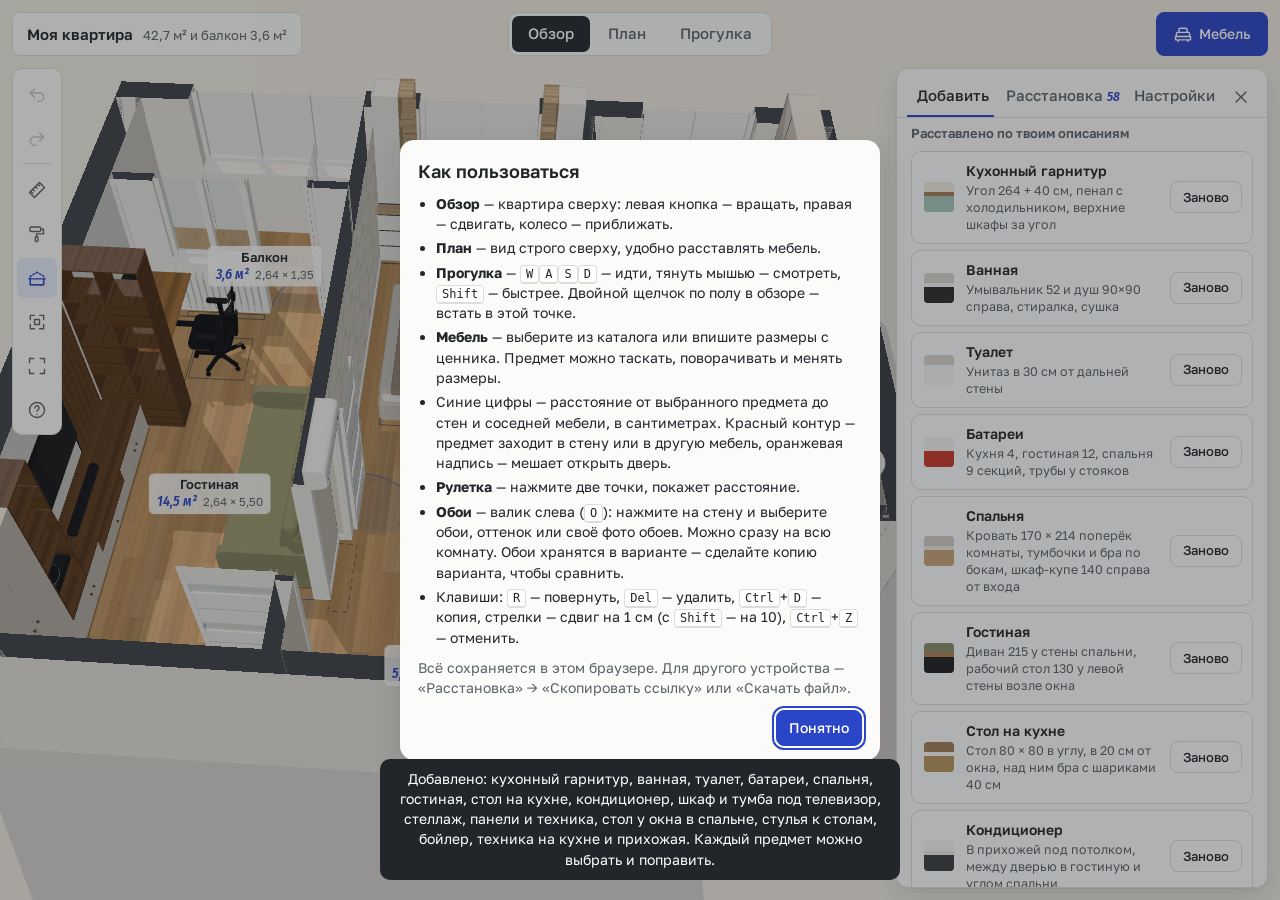
<file: index.html>
<!DOCTYPE html>
<html lang="ru">
<head>
<meta charset="utf-8">
<meta name="viewport" content="width=device-width, initial-scale=1, viewport-fit=cover">
<title>Квартира в 3D</title>
<meta name="description" content="3D-модель квартиры по обмерочному плану: прогулка по комнатам и расстановка мебели с реальными размерами.">
<meta name="theme-color" content="#f6f6f3">
<link rel="icon" href="data:image/svg+xml,%3Csvg xmlns='http://www.w3.org/2000/svg' viewBox='0 0 32 32'%3E%3Crect width='32' height='32' rx='7' fill='%232b45c8'/%3E%3Cpath d='M7 25V9h10v7h8v9z' fill='none' stroke='%23fff' stroke-width='2.2' stroke-linejoin='round'/%3E%3C/svg%3E">
<link rel="preconnect" href="https://fonts.googleapis.com">
<link rel="preconnect" href="https://fonts.gstatic.com" crossorigin>
<link rel="stylesheet" href="https://fonts.googleapis.com/css2?family=Golos+Text:wght@400;500;600;700&family=Fira+Sans+Condensed:ital,wght@1,500;1,600&display=swap">
<link rel="stylesheet" href="css/style.css">
</head>
<body>
<div id="app" data-mode="orbit">
  <canvas id="scene" aria-label="3D-модель квартиры"></canvas>
  <div id="labels" aria-hidden="true"></div>

  <header class="bar">
    <div class="title">
      <b>Моя квартира</b>
      <span id="areaInfo"></span>
    </div>
    <nav class="modes" role="tablist" aria-label="Режим просмотра">
      <button role="tab" data-mode="orbit" aria-selected="true">Обзор</button>
      <button role="tab" data-mode="plan" aria-selected="false">План</button>
      <button role="tab" data-mode="walk" aria-selected="false">Прогулка</button>
    </nav>
    <button class="btn primary open-panel" id="btnPanel" aria-expanded="false" aria-controls="panel">
      <svg viewBox="0 0 24 24" aria-hidden="true"><path d="M4 15v-3a2 2 0 0 1 2-2h12a2 2 0 0 1 2 2v3M3 15h18v4H3zM6 19v2M18 19v2M7 10V7a2 2 0 0 1 2-2h6a2 2 0 0 1 2 2v3"/></svg>
      <span>Мебель</span>
    </button>
  </header>

  <div class="tools" role="toolbar" aria-label="Инструменты">
    <button id="tUndo" title="Отменить (Ctrl+Z)" aria-label="Отменить"><svg viewBox="0 0 24 24"><path d="M9 7 4 12l5 5M4 12h11a5 5 0 0 1 0 10h-2"/></svg></button>
    <button id="tRedo" title="Вернуть (Ctrl+Shift+Z)" aria-label="Вернуть"><svg viewBox="0 0 24 24"><path d="m15 7 5 5-5 5M20 12H9a5 5 0 0 0 0 10h2"/></svg></button>
    <span class="sep"></span>
    <button id="tMeasure" aria-pressed="false" title="Рулетка (M): нажмите две точки" aria-label="Рулетка"><svg viewBox="0 0 24 24"><path d="M3 15 15 3l6 6L9 21z"/><path d="m7 11 2 2M10 8l2 2M13 5l2 2M5 14l2 2" /></svg></button>
    <button id="tWall" aria-pressed="false" title="Обои (O): нажмите на стену и выберите обои" aria-label="Обои"><svg viewBox="0 0 24 24"><rect x="3.5" y="3.5" width="13" height="5.5" rx="1.5"/><path d="M16.5 6.2h3.3v5.6h-8.3V15"/><rect x="10" y="15" width="3" height="6" rx="1"/></svg></button>
    <button id="tCut" aria-pressed="true" title="Срезать стены по высоте — саму высоту можно поменять в настройках" aria-label="Срез стен"><svg viewBox="0 0 24 24"><path d="M4 20V10l8-5 8 5v10z" stroke-dasharray="2.5 2"/><path d="M2 13h20"/><path d="M4 20v-7M20 20v-7M4 20h16"/></svg></button>
    <button id="tReset" title="Показать всю квартиру" aria-label="Показать всю квартиру"><svg viewBox="0 0 24 24"><path d="M4 9V4h5M20 9V4h-5M4 15v5h5M20 15v5h-5"/><rect x="9" y="9" width="6" height="6"/></svg></button>
    <button id="tFull" title="Во весь экран" aria-label="Во весь экран"><svg viewBox="0 0 24 24"><path d="M8 3H3v5M16 3h5v5M8 21H3v-5M16 21h5v-5"/></svg></button>
    <button id="tHelp" title="Как пользоваться" aria-label="Как пользоваться"><svg viewBox="0 0 24 24"><circle cx="12" cy="12" r="9"/><path d="M9.5 9.5a2.5 2.5 0 1 1 3.5 2.3c-.7.3-1 .9-1 1.7M12 17h.01"/></svg></button>
  </div>

  <div class="walk-hud">
    <div class="room-chip" id="roomChip"></div>
    <canvas id="minimap" title="Нажмите, чтобы перейти в эту точку"></canvas>
    <div class="joystick" id="joystick" aria-label="Джойстик: идти"><div class="knob"></div></div>
    <div class="walk-hint" id="walkHint">W A S D — идти · тянуть мышью — смотреть · Shift — быстрее</div>
  </div>

  <div class="wall-hint" id="wallHint">Обои: нажмите на стену <button class="link" id="wallHintDone">Готово</button></div>

  <div class="measure-hint" id="measureHint">Рулетка: нажмите на первую точку, потом на вторую <button class="link" id="measureClear">Стереть замеры</button></div>

  <section class="inspector" id="inspector" hidden aria-label="Выбранный предмет">
    <div class="ins-head">
      <input id="insName" class="ins-name" type="text" maxlength="60" aria-label="Название">
      <button class="icon" id="insClose" aria-label="Снять выделение"><svg viewBox="0 0 24 24"><path d="M6 6l12 12M18 6 6 18"/></svg></button>
    </div>
    <div class="ins-status" id="insStatus"></div>
    <div class="ins-dims">
      <label><span>Ширина</span><input type="number" inputmode="decimal" id="insW" min="1" step="1"><i>см</i></label>
      <label><span>Глубина</span><input type="number" inputmode="decimal" id="insD" min="1" step="1"><i>см</i></label>
      <label><span>Высота</span><input type="number" inputmode="decimal" id="insH" min="1" step="1"><i>см</i></label>
      <label><span>От пола</span><input type="number" inputmode="decimal" id="insZ" min="0" step="1"><i>см</i></label>
    </div>
    <div class="ins-rot">
      <button data-rot="-90" title="Повернуть на 90° против часовой (Shift+R)"><svg viewBox="0 0 24 24"><path d="M4 4v6h6"/><path d="M4.5 10A8 8 0 1 1 6 16"/></svg>90°</button>
      <button data-rot="-15">−15°</button>
      <label class="angle"><input type="number" id="insRot" step="1" aria-label="Угол поворота"><i>°</i></label>
      <button data-rot="15">+15°</button>
      <button data-rot="90" title="Повернуть на 90° по часовой (R)">90°<svg viewBox="0 0 24 24"><path d="M20 4v6h-6"/><path d="M19.5 10A8 8 0 1 0 18 16"/></svg></button>
    </div>
    <div class="ins-var" id="insVarRow" hidden><span>Вид</span><div class="pills" id="insVar"></div></div>
    <details class="ins-more">
      <summary>Цвет и точный сдвиг</summary>
      <div class="swatches" id="insColors"></div>
      <div class="ins-top" id="insTopRow" hidden><span id="insTopLabel">Столешница</span><div class="swatches" id="insTop"></div></div>
      <div class="nudge">
        <span>Сдвинуть на</span>
        <select id="nudgeStep" aria-label="Шаг сдвига"><option value="10">1 см</option><option value="50">5 см</option><option value="100">10 см</option></select>
        <div class="pad">
          <button data-nudge="up" aria-label="Дальше от камеры">↑</button>
          <button data-nudge="left" aria-label="Влево">←</button>
          <button data-nudge="down" aria-label="Ближе к камере">↓</button>
          <button data-nudge="right" aria-label="Вправо">→</button>
        </div>
      </div>
    </details>
    <div class="ins-actions">
      <button class="btn" id="insDup">Дублировать</button>
      <button class="btn danger" id="insDel">Удалить</button>
    </div>
  </section>

  <section class="inspector wallcard" id="wallCard" hidden aria-label="Обои на выбранной стене">
    <div class="ins-head">
      <div class="wc-title"><b id="wcRoom"></b><span id="wcInfo"></span></div>
      <button class="icon" id="wcClose" aria-label="Закрыть"><svg viewBox="0 0 24 24"><path d="M6 6l12 12M18 6 6 18"/></svg></button>
    </div>
    <p class="wc-now" id="wcNow"></p>
    <div class="covers" id="wcCovers"></div>
    <div class="wc-color" id="wcColorRow"><span>Оттенок</span><div class="swatches" id="wcColors"></div></div>
    <div class="wc-photo" id="wcPhotoRow" hidden>
      <span>Ширина рисунка на фото</span>
      <label class="unit"><input type="number" inputmode="decimal" id="wcPhotoW" min="5" max="500" step="1" aria-label="Ширина рисунка на фото, см"><i>см</i></label>
      <button class="btn small danger" id="wcPhotoDel">Удалить фото</button>
    </div>
    <div class="ins-actions">
      <button class="btn" id="wcRoomAll">На всю комнату</button>
      <button class="btn" id="wcReset">Как было</button>
    </div>
  </section>

  <aside class="panel" id="panel" aria-label="Мебель и настройки">
    <div class="grip" id="panelGrip" aria-hidden="true"></div>
    <div class="panel-head">
      <div class="tabs" role="tablist">
        <button role="tab" data-tab="add" aria-selected="true">Добавить</button>
        <button role="tab" data-tab="list" aria-selected="false">Расстановка <span class="count" id="itemCount"></span></button>
        <button role="tab" data-tab="settings" aria-selected="false">Настройки</button>
      </div>
      <button class="icon" id="panelClose" aria-label="Закрыть"><svg viewBox="0 0 24 24"><path d="M6 6l12 12M18 6 6 18"/></svg></button>
    </div>

    <div class="tab-body" data-tab="add">
      <div id="setCard"></div>
      <form id="quickAdd" class="quick" autocomplete="off">
        <h3>По размерам с ценника</h3>
        <div class="row">
          <input id="qaName" type="text" maxlength="60" placeholder="Название, например «Диван Осло»" aria-label="Название">
          <select id="qaShape" aria-label="Форма"></select>
        </div>
        <div class="row dims">
          <label><span>Ш</span><input id="qaW" type="number" inputmode="decimal" min="1" required><i>см</i></label>
          <label><span>Г</span><input id="qaD" type="number" inputmode="decimal" min="1" required><i>см</i></label>
          <label><span>В</span><input id="qaH" type="number" inputmode="decimal" min="1" required><i>см</i></label>
        </div>
        <button class="btn primary wide" type="submit">Добавить на план</button>
      </form>
      <div id="catalog"></div>
    </div>

    <div class="tab-body" data-tab="list" hidden>
      <div class="variants">
        <label for="layoutSel">Вариант</label>
        <select id="layoutSel"></select>
        <button class="btn small" id="layoutCopy" title="Сделать копию, чтобы сравнить расстановки">Копия</button>
        <button class="btn small" id="layoutRename">Имя</button>
        <button class="btn small" id="layoutDel">Удалить</button>
      </div>
      <div id="itemList"></div>
      <div class="data">
        <h3>Сохранить и поделиться</h3>
        <p class="note">Расстановка хранится только в этом браузере. Чтобы перенести на телефон или отправить, скачайте файл или скопируйте ссылку.</p>
        <div class="btns">
          <button class="btn" id="dExport">Скачать файл</button>
          <button class="btn" id="dLink">Скопировать ссылку</button>
          <button class="btn" id="dCopy">Скопировать код</button>
          <label class="btn file">Открыть файл<input type="file" id="dImport" accept=".json,application/json"></label>
          <button class="btn" id="dPaste">Вставить код</button>
          <button class="btn danger" id="dClear">Очистить вариант</button>
        </div>
      </div>
    </div>

    <div class="tab-body" data-tab="settings" hidden>
      <h3>Ламинат</h3>
      <div class="lam" id="lamList"></div>
      <div class="field"><span>Доска</span><select id="plankSize"></select></div>
      <div class="field"><span>Укладка</span>
        <div class="seg" id="plankDir">
          <button data-dir="y">Доски к окну</button>
          <button data-dir="x">Вдоль окна</button>
        </div>
      </div>
      <h3>Стены</h3>
      <label class="check"><input type="checkbox" id="optWallpaper"> Обои: прихожая и коридор NF1009, спальня NF1007 и стена напротив кровати NF3207, гостиная — белые</label>
      <div class="wall-btns"><button class="btn" id="wallsPick">Поменять обои на стене</button><button class="btn" id="wallsReset">Вернуть как по плану</button></div>
      <p class="note">Обои меняются в каждом варианте отдельно: валик слева, потом нажмите на стену. Подойдёт и своё фото обоев — например, снимок образца в магазине.</p>
      <label class="check"><input type="checkbox" id="optBaseboard"> Белый плинтус 10 см — в комнатах, прихожей и коридоре</label>
      <div class="swatches" id="wallColors"></div>
      <p class="note">Цвет краски — там, где нет обоев, плитки и кирпича: кухня, балкон, откосы окон.</p>
      <div class="field"><span>Высота потолка</span><label class="unit"><input type="number" id="ceilH" min="220" max="400" step="1"><i>см</i></label></div>
      <div class="field"><span>Высота стен в обзоре</span><div class="range"><input type="range" id="cutH" min="60" max="250" step="5" aria-label="Высота стен в обзоре, см"><output id="cutHVal" for="cutH"></output></div></div>
      <label class="check"><input type="checkbox" id="optBrick"> Белый кирпичик на кухне (стена напротив гарнитура)</label>
      <label class="check"><input type="checkbox" id="optApron"> Фартук на кухне — плиты под мрамор 120 × 60</label>
      <label class="check"><input type="checkbox" id="optTile"> Плитка 60 × 30 в ванной и туалете</label>
      <h3>Показывать</h3>
      <label class="check"><input type="checkbox" id="optDims"> Расстояния от выбранной мебели до стен</label>
      <label class="check"><input type="checkbox" id="optSwings"> Зоны открывания дверей</label>
      <label class="check"><input type="checkbox" id="optDoors"> Дверные полотна</label>
      <label class="check"><input type="checkbox" id="optLabels"> Названия и площади комнат</label>
      <label class="check"><input type="checkbox" id="optShadows"> Тени</label>
      <label class="check"><input type="checkbox" id="optSnap"> Прилипание к стенам и мебели</label>
      <h3>Прогулка</h3>
      <div class="field"><span>Глаза на высоте</span><label class="unit"><input type="number" id="eyeH" min="100" max="200" step="1"><i>см</i></label></div>
      <label class="check"><input type="checkbox" id="optGhost"> Проходить сквозь мебель</label>
      <p class="note">Размеры стен взяты с обмерочного плана, высота потолка 2,5 м — с развёртки душевой, плитка, кирпичик и фартук — с фото. Толщины стен на плане не подписаны и заданы примерно — их можно поправить в файле <code>js/plan.js</code>.</p>
    </div>
  </aside>

  <div class="modal" id="modal" hidden>
    <div class="dialog" role="dialog" aria-modal="true" aria-labelledby="modalTitle">
      <h2 id="modalTitle"></h2>
      <div id="modalBody"></div>
      <div class="dialog-actions" id="modalActions"></div>
    </div>
  </div>

  <div class="toast" id="toast" role="status" aria-live="polite"></div>
</div>

<script type="importmap">
{ "imports": { "three": "./vendor/three.module.min.js", "three/addons/": "./vendor/addons/" } }
</script>
<script type="module" src="js/main.js"></script>
</body>
</html>
</file>
<file: css/style.css>
/*
  VOICE   спокойный чертёжный лист: всё по делу, цифры главнее украшений
  IDEA    обмерочный план — засечки размерных линий, правки синей ручкой
  PICTURE сама квартира в 3D на весь экран; интерфейс — тонкие листы поверх
  COLOUR  бумага #fbfbf9, графит #22262a, синяя ручка #2b45c8, красная правка #c8372a
  TYPE    Golos Text для интерфейса, Fira Sans Condensed italic — для размеров
*/
:root {
  color-scheme: light;
  --paper: #fbfbf9;
  --paper-2: #f1f1ed;
  --ink: #22262a;
  --ink-2: #5b6268;
  --ink-3: #8b9197;
  --line: #dcded9;
  --blue: #2b45c8;
  --blue-2: #e8ecfb;
  --red: #c8372a;
  --red-2: #fbe8e5;
  --wall: #3c3f44;
  --r: 8px;
  --shadow: 0 1px 2px rgba(24, 28, 32, .06), 0 10px 28px rgba(24, 28, 32, .12);
  --font: "Golos Text", system-ui, -apple-system, "Segoe UI", Roboto, sans-serif;
  --dim: "Fira Sans Condensed", "Arial Narrow", "Roboto Condensed", sans-serif;
  --top: max(12px, env(safe-area-inset-top));
  --bottom: max(12px, env(safe-area-inset-bottom));
}
* { box-sizing: border-box; min-width: 0; }
html, body { margin: 0; height: 100%; overflow: hidden; background: #e9edf0; }
body { font: 15px/1.45 var(--font); color: var(--ink); -webkit-font-smoothing: antialiased; -webkit-tap-highlight-color: transparent; }
button, input, select, textarea { font: inherit; color: inherit; }
button { cursor: pointer; touch-action: manipulation; }
svg { width: 20px; height: 20px; fill: none; stroke: currentColor; stroke-width: 1.7; stroke-linecap: round; stroke-linejoin: round; flex: none; }
[hidden] { display: none !important; }
:focus-visible { outline: 2px solid var(--blue); outline-offset: 2px; }
code { font-size: .92em; background: var(--paper-2); padding: 1px 4px; border-radius: 4px; }

#app { position: fixed; inset: 0; }
#scene { position: absolute; inset: 0; width: 100%; height: 100%; display: block; touch-action: none; outline: none; }
#app.grab #scene { cursor: grab; }
#app.grabbing #scene { cursor: grabbing; }
#app.measuring #scene { cursor: crosshair; }

/* ── подписи в 3D ── */
#labels { position: absolute; inset: 0; pointer-events: none; overflow: hidden; }
.lbl { position: absolute; left: 0; top: 0; white-space: nowrap; will-change: transform; line-height: 1.15; }
.lbl.room { text-align: center; padding: 4px 8px 5px; border-radius: 6px; background: rgba(251, 251, 249, .86); color: var(--ink); }
.lbl.room b { display: block; font-size: 13px; font-weight: 600; }
.lbl.room .a { font: italic 600 14px/1.1 var(--dim); color: var(--blue); }
.lbl.room .s { font-size: 11.5px; color: var(--ink-2); margin-left: 6px; }
.lbl.room.small { padding: 2px 6px 3px; }
.lbl.room.small b { font-size: 12px; }
.lbl.dim { font: italic 600 14px/1 var(--dim); color: var(--blue); background: rgba(255, 255, 255, .94); padding: 2px 5px 3px; border-radius: 4px; box-shadow: 0 0 0 1px rgba(43, 69, 200, .25); }
.lbl.measure { font: italic 600 15px/1 var(--dim); color: #fff; background: var(--blue); padding: 4px 7px 5px; border-radius: 5px; }
.lbl.measure.live { opacity: .8; }

/* ── верхняя панель ── */
.bar { position: absolute; top: var(--top); left: 12px; right: 12px; height: 44px; display: flex; align-items: center; justify-content: space-between; gap: 10px; pointer-events: none; z-index: 5; }
.bar > * { pointer-events: auto; }
.title { height: 44px; display: flex; align-items: baseline; gap: 10px; padding: 11px 14px 0; background: var(--paper); border: 1px solid var(--line); border-radius: var(--r); }
.title b { font-weight: 600; font-size: 15px; }
.title span { color: var(--ink-2); font-size: 13px; }
.modes { position: absolute; left: 50%; transform: translateX(-50%); display: flex; padding: 3px; gap: 2px; background: var(--paper); border: 1px solid var(--line); border-radius: 10px; }
.modes button { height: 36px; padding: 0 16px; border: 0; border-radius: 7px; background: transparent; font-weight: 500; color: var(--ink-2); }
.modes button:hover { color: var(--ink); background: var(--paper-2); }
.modes button[aria-selected="true"] { background: var(--ink); color: #fff; }

.btn { display: inline-flex; align-items: center; justify-content: center; gap: 6px; height: 36px; padding: 0 12px; border: 1px solid var(--line); border-radius: var(--r); background: #fff; font-size: 14px; font-weight: 500; white-space: nowrap; }
.btn:hover { border-color: #c4c7c2; background: var(--paper); }
.btn.primary { background: var(--blue); border-color: var(--blue); color: #fff; }
.btn.primary:hover { background: #2239ad; }
.btn.danger { color: var(--red); }
.btn.small { height: 32px; padding: 0 10px; font-size: 13px; }
.btn.file { position: relative; overflow: hidden; }
.btn.file input { position: absolute; inset: 0; opacity: 0; cursor: pointer; }
.open-panel { height: 44px; padding: 0 16px; }
.icon { width: 36px; height: 36px; display: grid; place-items: center; border: 0; border-radius: var(--r); background: transparent; color: var(--ink-2); }
.icon:hover { background: var(--paper-2); color: var(--ink); }
.link { border: 0; background: none; color: var(--blue); text-decoration: underline; text-underline-offset: 2px; padding: 0 0 0 8px; font-size: 13px; }

/* ── инструменты слева ── */
.tools { position: absolute; left: 12px; top: calc(var(--top) + 56px); display: flex; flex-direction: column; gap: 4px; padding: 4px; background: var(--paper); border: 1px solid var(--line); border-radius: 10px; z-index: 4; }
.tools button { width: 40px; height: 40px; display: grid; place-items: center; border: 0; border-radius: 7px; background: transparent; color: var(--ink-2); }
.tools button:hover:not(:disabled) { background: var(--paper-2); color: var(--ink); }
.tools button[aria-pressed="true"], .tools button[aria-pressed="true"]:hover { background: var(--blue-2); color: var(--blue); }
.tools button:disabled { opacity: .35; cursor: default; }
.tools .sep { height: 1px; background: var(--line); margin: 2px 6px; }
#app:not([data-mode="orbit"]) #tCut { display: none; }

/* ── панель мебели ── */
.panel { position: absolute; right: 12px; top: calc(var(--top) + 56px); bottom: var(--bottom); width: 372px; display: flex; flex-direction: column; background: var(--paper); border: 1px solid var(--line); border-radius: 12px; box-shadow: var(--shadow); transform: translateX(calc(100% + 24px)); transition: transform .24s ease; z-index: 6; }
#app.panel-open .panel { transform: none; }
.grip { display: none; }
.panel-head { display: flex; align-items: center; gap: 4px; padding: 8px 8px 0 10px; border-bottom: 1px solid var(--line); }
.tabs { display: flex; gap: 2px; flex: 1; overflow-x: auto; scrollbar-width: none; }
.tabs button { height: 40px; padding: 0 10px; border: 0; border-bottom: 2px solid transparent; background: none; font-weight: 500; color: var(--ink-2); white-space: nowrap; }
.tabs button[aria-selected="true"] { color: var(--ink); border-bottom-color: var(--blue); }
.count { font: italic 600 13px var(--dim); color: var(--blue); }
.tab-body { flex: 1; overflow-y: auto; padding: 4px 14px 18px; overscroll-behavior: contain; }
.tab-body h3 { font-size: 13px; font-weight: 600; color: var(--ink-2); margin: 18px 0 8px; }
.note { font-size: 12.5px; color: var(--ink-2); margin: 6px 0 10px; }

.set-card { display: grid; grid-template-columns: auto 1fr auto; gap: 4px 12px; align-items: center; margin: 6px 0 0; padding: 9px 10px 9px 12px; border: 1px solid var(--line); border-radius: 10px; background: #fff; }
.set-sw { display: grid; grid-template-rows: 10px 4px 16px; width: 30px; border-radius: 4px; overflow: hidden; box-shadow: inset 0 0 0 1px rgba(0, 0, 0, .12); align-self: center; }
.set-sw i { display: block; }
.set-text b { display: block; font-weight: 600; font-size: 14px; }
.set-text small { display: block; font-size: 12.5px; color: var(--ink-2); line-height: 1.35; margin-top: 2px; }
.set-card .btn { height: 32px; padding: 0 12px; font-size: 13px; }
#setCard h3 { margin-top: 2px; }
.ins-top { display: flex; align-items: center; gap: 10px; margin: -2px 0 10px; font-size: 13px; color: var(--ink-2); }
.ins-var { display: flex; align-items: flex-start; gap: 10px; margin: 0 0 10px; font-size: 13px; color: var(--ink-2); }
.ins-var > span { flex: none; line-height: 30px; }
.ins-var .pills { display: flex; flex-wrap: wrap; gap: 4px; }
.ins-var .pills button { flex: none; white-space: nowrap; height: 30px; padding: 0 11px; border: 1px solid var(--line); border-radius: 15px; background: var(--paper); font: inherit; font-size: 13px; color: var(--ink); cursor: pointer; }
.ins-var .pills button[aria-pressed="true"] { background: var(--blue-2); border-color: var(--blue); color: var(--blue); font-weight: 600; }
.ins-var .pills button:focus-visible { outline: 2px solid var(--blue); outline-offset: 1px; }
.quick { padding: 6px 0 14px; border-bottom: 1px solid var(--line); }
.quick .row { display: flex; gap: 6px; margin-top: 6px; }
.quick input[type="text"] { flex: 1.4; }
.quick select { flex: 1; }
.quick .dims label { flex: 1; }
.quick .wide { width: 100%; height: 40px; margin-top: 8px; }
input[type="text"], input[type="number"], select, textarea { height: 40px; border: 1px solid var(--line); border-radius: var(--r); background: #fff; padding: 0 10px; font-size: 15px; width: 100%; }
textarea { height: auto; padding: 8px 10px; font: 13px/1.4 ui-monospace, Menlo, Consolas, monospace; resize: vertical; }
input:focus, select:focus, textarea:focus { border-color: var(--blue); outline: none; box-shadow: 0 0 0 3px var(--blue-2); }
input[type="number"] { -moz-appearance: textfield; font-variant-numeric: tabular-nums; }
input[type="number"]::-webkit-inner-spin-button, input[type="number"]::-webkit-outer-spin-button { -webkit-appearance: none; margin: 0; }
.dims label, .unit, .angle { position: relative; display: block; }
.dims label span { position: absolute; left: 9px; top: 50%; transform: translateY(-50%); font-size: 12px; color: var(--ink-3); pointer-events: none; }
.dims label input { padding-left: 24px; padding-right: 26px; }
.dims label i, .unit i, .angle i { position: absolute; right: 9px; top: 50%; transform: translateY(-50%); font-style: normal; font-size: 12px; color: var(--ink-3); pointer-events: none; }
.unit input { padding-right: 30px; }

.cat-group h3 { margin-top: 16px; }
.cat-item { display: grid; grid-template-columns: 40px 1fr auto; align-items: center; gap: 10px; width: 100%; padding: 6px 6px; border: 0; border-radius: var(--r); background: none; text-align: left; }
.cat-item:hover { background: var(--paper-2); }
.cat-item > svg { width: 40px; height: 40px; color: var(--ink); stroke-width: 1.4; }
.cat-item .plus svg { width: 18px; height: 18px; stroke-width: 2; }
.cat-item b { display: block; font-weight: 500; font-size: 14px; }
.cat-item small { font: italic 500 13px var(--dim); color: var(--ink-2); }
.cat-item .plus { width: 30px; height: 30px; display: grid; place-items: center; border-radius: 50%; color: var(--blue); }
.cat-item:hover .plus { background: var(--blue-2); }

.variants { display: grid; grid-template-columns: auto 1fr; gap: 6px; align-items: center; margin: 12px 0 8px; }
.variants label { font-size: 13px; color: var(--ink-2); }
.variants select { grid-column: 2; }
.variants .btn { grid-row: 2; }
.variants { grid-template-columns: auto 1fr auto auto auto; }
.variants select { grid-column: 2 / 6; }
.variants #layoutCopy { grid-column: 3; } .variants #layoutRename { grid-column: 4; } .variants #layoutDel { grid-column: 5; }

.room-group h4 { display: flex; justify-content: space-between; margin: 16px 0 4px; font-size: 13px; font-weight: 600; color: var(--ink-2); }
.room-group h4 span { font-weight: 400; }
.li { display: grid; grid-template-columns: 14px 1fr auto; gap: 10px; align-items: center; width: 100%; padding: 8px 6px; border: 0; border-radius: var(--r); background: none; text-align: left; }
.li:hover { background: var(--paper-2); }
.li.sel { background: var(--blue-2); }
.li .sw { width: 14px; height: 14px; border-radius: 3px; box-shadow: inset 0 0 0 1px rgba(0, 0, 0, .15); }
.li b { font-weight: 500; font-size: 14px; display: block; }
.li .warn { display: block; font-size: 12px; color: var(--red); }
.li small { font: italic 500 13px var(--dim); color: var(--ink-2); }
.empty { padding: 18px 4px; color: var(--ink-2); font-size: 14px; }
.data .btns { display: grid; grid-template-columns: 1fr 1fr; gap: 6px; }

.lam { display: grid; grid-template-columns: repeat(3, 1fr); gap: 8px; }
.lam button { padding: 0; border: 1px solid var(--line); border-radius: var(--r); background: #fff; overflow: hidden; text-align: left; }
.lam button canvas { display: block; width: 100%; height: 46px; }
.lam button span { display: block; padding: 5px 7px 6px; font-size: 12px; line-height: 1.2; }
.lam button[aria-pressed="true"] { border-color: var(--blue); box-shadow: 0 0 0 2px var(--blue); }
.field { display: grid; grid-template-columns: 130px 1fr; align-items: center; gap: 10px; margin-top: 10px; font-size: 14px; }
.field > span { color: var(--ink-2); font-size: 13px; }
.seg { display: flex; border: 1px solid var(--line); border-radius: var(--r); overflow: hidden; background: #fff; }
.seg button { flex: 1; height: 38px; border: 0; background: none; font-size: 13px; padding: 0 6px; }
.seg button + button { border-left: 1px solid var(--line); }
.seg button[aria-pressed="true"] { background: var(--ink); color: #fff; }
.check { display: flex; gap: 10px; align-items: flex-start; padding: 7px 0; font-size: 14px; cursor: pointer; }
.check input { width: 18px; height: 18px; margin: 1px 0 0; accent-color: var(--blue); flex: none; }
.swatches { display: flex; flex-wrap: wrap; gap: 6px; align-items: center; }
.swatches button { width: 30px; height: 30px; border-radius: 50%; border: 0; box-shadow: inset 0 0 0 1px rgba(0, 0, 0, .18); }
.swatches button[aria-pressed="true"] { box-shadow: inset 0 0 0 1px rgba(0, 0, 0, .18), 0 0 0 2px #fff, 0 0 0 4px var(--blue); }
.swatches input[type="color"] { width: 34px; height: 34px; padding: 0; border: 1px solid var(--line); border-radius: 50%; background: #fff; cursor: pointer; }
.swatches input[type="color"]::-webkit-color-swatch-wrapper { padding: 3px; }
.swatches input[type="color"]::-webkit-color-swatch { border: 0; border-radius: 50%; }

/* ── инспектор выбранного предмета ── */
.inspector { position: absolute; left: 76px; bottom: var(--bottom); width: 352px; max-height: calc(100% - 140px); overflow-y: auto; padding: 10px 12px 12px; background: var(--paper); border: 1px solid var(--line); border-radius: 12px; box-shadow: var(--shadow); z-index: 5; }
.ins-head { display: flex; gap: 6px; align-items: center; }
.ins-name { font-weight: 600; font-size: 16px !important; border-color: transparent !important; background: transparent !important; padding-left: 4px !important; }
.ins-name:hover { border-color: var(--line) !important; }
.ins-name:focus { background: #fff !important; border-color: var(--blue) !important; }
.ins-status { min-height: 18px; margin: 0 4px 8px; font-size: 13px; color: var(--ink-2); }
.ins-status .bad { color: var(--red); display: block; }
.ins-status .door { color: #b25d00; display: block; }
.ins-dims { display: grid; grid-template-columns: repeat(4, 1fr); gap: 6px; }
.ins-dims label { position: relative; display: block; }
.ins-dims label span { display: block; font-size: 11.5px; color: var(--ink-3); margin: 0 0 3px 2px; }
.ins-dims label input { padding: 0 24px 0 8px; }
.ins-dims label i { position: absolute; right: 8px; bottom: 12px; font-style: normal; font-size: 12px; color: var(--ink-3); pointer-events: none; }
.ins-rot { display: grid; grid-template-columns: 1fr .8fr 1fr .8fr 1fr; gap: 4px; margin-top: 8px; }
.ins-rot button { height: 38px; display: inline-flex; align-items: center; justify-content: center; gap: 3px; border: 1px solid var(--line); border-radius: var(--r); background: #fff; font-size: 13px; font-weight: 500; padding: 0 4px; }
.ins-rot button:hover { background: var(--paper-2); }
.ins-rot svg { width: 16px; height: 16px; }
.ins-rot .angle input { height: 38px; text-align: center; padding: 0 16px 0 6px; }
.ins-more { margin-top: 8px; }
.ins-more summary { cursor: pointer; font-size: 13px; color: var(--ink-2); padding: 6px 2px; }
.ins-more .swatches { margin: 6px 0 10px; }
.nudge { display: flex; align-items: center; gap: 8px; font-size: 13px; color: var(--ink-2); }
.nudge select { width: 84px; height: 36px; }
.pad { display: grid; grid-template-columns: repeat(4, 36px); gap: 4px; margin-left: auto; }
.pad button { height: 36px; border: 1px solid var(--line); border-radius: var(--r); background: #fff; font-size: 16px; }
.ins-actions { display: flex; gap: 6px; margin-top: 10px; }
.ins-actions .btn { flex: 1; }

/* ── прогулка ── */
.walk-hud > * { display: none; }
#app[data-mode="walk"] .walk-hud > * { display: block; }
.room-chip { position: absolute; top: calc(var(--top) + 56px); left: 50%; transform: translateX(-50%); padding: 6px 12px; background: rgba(251, 251, 249, .9); border: 1px solid var(--line); border-radius: 20px; font-size: 13px; font-weight: 600; pointer-events: none; z-index: 3; }
.room-chip:empty { visibility: hidden; }
#minimap { position: absolute; right: 12px; bottom: var(--bottom); width: 210px; height: 188px; background: rgba(251, 251, 249, .92); border: 1px solid var(--line); border-radius: 10px; z-index: 3; cursor: pointer; transition: right .24s ease; }
#app.panel-open #minimap { right: 396px; }
.joystick { position: absolute; left: 28px; bottom: calc(var(--bottom) + 18px); width: 124px; height: 124px; border-radius: 50%; background: rgba(251, 251, 249, .5); border: 1.5px solid rgba(34, 38, 42, .25); touch-action: none; z-index: 4; }
.joystick .knob { position: absolute; left: 50%; top: 50%; width: 54px; height: 54px; margin: -27px 0 0 -27px; border-radius: 50%; background: rgba(34, 38, 42, .55); box-shadow: 0 2px 8px rgba(0, 0, 0, .2); pointer-events: none; }
body:not(.touch) .joystick { display: none !important; }
body.touch .walk-hint { display: none !important; }
.walk-hint { position: absolute; left: 50%; bottom: var(--bottom); transform: translateX(-50%); padding: 7px 12px; background: rgba(34, 38, 42, .78); color: #fff; border-radius: 20px; font-size: 13px; pointer-events: none; white-space: nowrap; z-index: 3; }
#app[data-mode="walk"] .inspector ~ .walk-hint { display: none; }

.measure-hint { display: none; position: absolute; top: calc(var(--top) + 56px); left: 50%; transform: translateX(-50%); padding: 7px 8px 7px 14px; background: var(--paper); border: 1px solid var(--blue); border-radius: 20px; font-size: 13px; z-index: 4; white-space: nowrap; }
#app.measuring .measure-hint { display: block; }
#app.measuring .room-chip { display: none; }

/* ── диалог и уведомления ── */
.modal { position: absolute; inset: 0; display: grid; place-items: center; background: rgba(30, 33, 36, .35); z-index: 20; padding: 16px; }
.dialog { width: min(480px, 100%); max-height: 86vh; overflow-y: auto; background: var(--paper); border-radius: 14px; padding: 18px 18px 14px; box-shadow: var(--shadow); }
.dialog h2 { font-size: 18px; margin: 0 0 10px; font-weight: 600; }
.dialog p { margin: 0 0 10px; color: var(--ink-2); font-size: 14px; }
.dialog ul { margin: 0 0 10px; padding-left: 18px; font-size: 14px; }
.dialog li { margin: 4px 0; }
.dialog kbd { font: 12px ui-monospace, Menlo, monospace; padding: 1px 5px; border: 1px solid var(--line); border-bottom-width: 2px; border-radius: 4px; background: #fff; }
.dialog-actions { display: flex; justify-content: flex-end; gap: 8px; margin-top: 12px; }
.toast { position: absolute; left: 50%; bottom: calc(var(--bottom) + 8px); transform: translate(-50%, 20px); max-width: min(520px, calc(100% - 24px)); padding: 10px 14px; background: var(--ink); color: #fff; border-radius: 10px; font-size: 14px; opacity: 0; pointer-events: none; transition: opacity .2s, transform .2s; z-index: 30; text-align: center; }
.toast.on { opacity: 1; transform: translate(-50%, 0); }
#app:has(.inspector:not([hidden])) .toast { bottom: calc(var(--bottom) + 330px); }

/* ── обои: валик, подсказка и карточка стены ── */
.wall-hint { display: none; position: absolute; top: calc(var(--top) + 56px); left: 50%; transform: translateX(-50%); padding: 7px 8px 7px 14px; background: var(--paper); border: 1px solid var(--blue); border-radius: 20px; font-size: 13px; z-index: 4; white-space: nowrap; }
#app.walling .wall-hint { display: block; }
#app.walling:has(#wallCard:not([hidden])) .wall-hint { display: none; }
#app.walling #scene { cursor: crosshair; }
#app.walling .inspector:not(.wallcard) { display: none; }
.wallcard .ins-head { align-items: flex-start; }
.wc-title { flex: 1; display: flex; flex-direction: column; padding: 4px 0 0 4px; }
.wc-title b { font-size: 16px; font-weight: 600; }
.wc-title span { font-size: 13px; color: var(--ink-2); }
.wc-now { margin: 6px 4px 10px; font-size: 13px; color: var(--ink-2); }
.wc-now b { color: var(--ink); font-weight: 600; }
.wc-now em { font-style: normal; color: var(--ink-3); margin-left: 6px; padding: 1px 6px; border-radius: 10px; background: var(--paper-2); font-size: 12px; }
.covers { display: grid; grid-template-columns: repeat(5, 1fr); gap: 8px 6px; }
.covers button, .covers .add-photo { position: relative; display: flex; flex-direction: column; align-items: center; gap: 4px; padding: 0; border: 0; background: none; font: inherit; font-size: 11.5px; line-height: 1.2; color: var(--ink-2); cursor: pointer; text-align: center; }
.covers canvas, .covers .add-photo i { display: block; width: 100%; aspect-ratio: 1; border-radius: 8px; box-shadow: 0 0 0 1px rgba(0, 0, 0, .14); }
.covers button[aria-pressed="true"] canvas { box-shadow: 0 0 0 2px #fff, 0 0 0 4px var(--blue); }
.covers button[aria-pressed="true"] span { color: var(--ink); font-weight: 600; }
.covers span { max-width: 100%; overflow-wrap: anywhere; }
.covers .add-photo i { display: grid; place-items: center; font-style: normal; font-size: 24px; color: var(--blue); background: var(--blue-2); box-shadow: inset 0 0 0 1.5px rgba(43, 69, 200, .35); }
.covers .add-photo input { position: absolute; inset: 0; opacity: 0; cursor: pointer; }
.covers .add-photo:focus-within i { box-shadow: 0 0 0 2px #fff, 0 0 0 4px var(--blue); }
.wc-color { display: flex; flex-direction: column; align-items: flex-start; gap: 6px; margin-top: 12px; }
.wc-color > span, .wc-photo > span { flex: none; font-size: 13px; color: var(--ink-2); }
.wc-color .swatches { gap: 5px; padding-left: 2px; }
.wc-color .swatches button { width: 26px; height: 26px; }
.wc-color .swatches input[type="color"] { width: 30px; height: 30px; }
.wc-photo { display: flex; align-items: center; gap: 8px; margin-top: 12px; }
.wc-photo .unit { width: 92px; }
.wc-photo .btn { margin-left: auto; }
.ins-actions .btn:disabled { opacity: .45; cursor: default; }
.wall-btns { display: grid; grid-template-columns: 1fr 1fr; gap: 6px; margin: 4px 0 2px; }
.wall-btns .btn { white-space: normal; height: auto; min-height: 36px; padding: 6px 10px; line-height: 1.25; }

/* ── телефон ── */
@media (max-width: 760px) {
  :root { --top: max(8px, env(safe-area-inset-top)); --bottom: max(8px, env(safe-area-inset-bottom)); }
  body { font-size: 15px; }
  input[type="text"], input[type="number"], select { font-size: 16px; }
  .bar { left: 8px; right: 8px; gap: 6px; }
  .title { display: none; }
  .modes { position: static; transform: none; flex: 1; }
  .modes button { flex: 1; padding: 0 6px; height: 38px; font-size: 14px; }
  .open-panel { padding: 0 12px; }
  .open-panel span { display: none; }
  .tools { left: 8px; top: calc(var(--top) + 54px); }
  .tools button { width: 40px; height: 40px; }
  #tFull, #tHelp { display: none; }
  .panel { left: 0; right: 0; top: auto; bottom: 0; width: auto; height: min(68vh, 620px); height: min(68dvh, 620px); border-radius: 16px 16px 0 0; border-bottom: 0; transform: translateY(105%); padding-bottom: env(safe-area-inset-bottom); }
  .grip { display: block; width: 40px; height: 4px; border-radius: 2px; background: #c9ccc7; margin: 8px auto 0; }
  .inspector { left: 8px; right: 8px; width: auto; bottom: var(--bottom); max-height: 56vh; }
  #app.panel-open .inspector { display: none; }
  .ins-rot button { height: 42px; }
  .room-chip { top: calc(var(--top) + 54px); }
  #minimap { top: calc(var(--top) + 54px); right: 8px; bottom: auto; width: 132px; height: 120px; }
  #app.panel-open #minimap { right: 8px; }
  .measure-hint { top: auto; bottom: calc(var(--bottom) + 8px); white-space: normal; width: calc(100% - 16px); text-align: center; border-radius: 12px; }
  .wall-hint { top: auto; bottom: calc(var(--bottom) + 8px); white-space: normal; width: calc(100% - 16px); text-align: center; border-radius: 12px; }
  #app[data-mode="walk"].walling .wall-hint { bottom: calc(var(--bottom) + 150px); }
  .wallcard { max-height: 50vh; }
  .covers { display: flex; overflow-x: auto; gap: 8px; padding: 4px 2px 6px; margin: 0 -2px; scroll-snap-type: x proximity; overscroll-behavior-x: contain; }
  .covers > * { flex: 0 0 60px; scroll-snap-align: start; }
  .wc-color .swatches { flex-wrap: nowrap; overflow-x: auto; padding: 4px 2px; }
  .wc-color .swatches > * { flex: none; }
  #app[data-mode="walk"]:has(#wallCard:not([hidden])) .joystick { bottom: calc(var(--bottom) + min(50vh, 330px)); }
  .toast, #app:has(.inspector:not([hidden])) .toast { top: calc(var(--top) + 54px); bottom: auto; transform: translate(-50%, -12px); }
  .toast.on, #app:has(.inspector:not([hidden])) .toast.on { transform: translate(-50%, 0); }
  #app[data-mode="orbit"] .lbl.room .s { display: none; }
  #app[data-mode="walk"] .inspector .ins-dims, #app[data-mode="walk"] .inspector .ins-more, #app[data-mode="walk"] .inspector .ins-status { display: none; }
  #app[data-mode="walk"]:has(.inspector:not([hidden])) .joystick { bottom: calc(var(--bottom) + 190px); }
  .field { grid-template-columns: 1fr; gap: 6px; }
}
@media (max-width: 380px) {
  .modes button { font-size: 13px; }
  .ins-dims { grid-template-columns: repeat(2, 1fr); }
}
@media (prefers-reduced-motion: reduce) {
  .panel, .toast, #minimap { transition: none; }
}

/* ползунок высоты стен */
.range { display: flex; align-items: center; gap: 10px; width: 100%; }
.range input[type="range"] { flex: 1; accent-color: var(--blue); height: 28px; }
.range output { min-width: 78px; text-align: right; font-size: 14px; color: var(--ink-2); font-variant-numeric: tabular-nums; }
</file>
